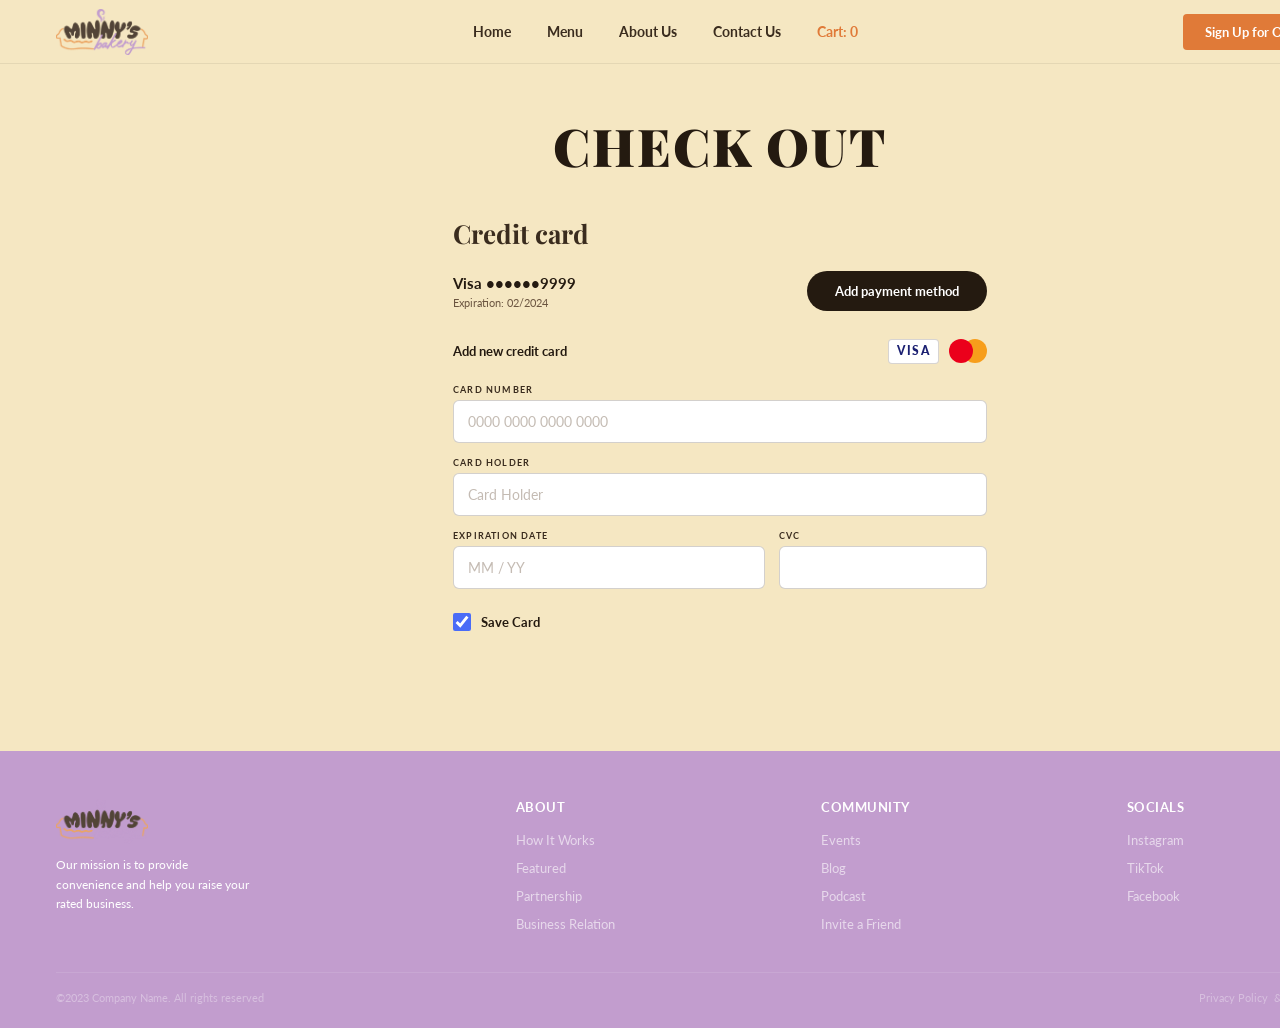
<file: checkout.html>
<!DOCTYPE html>
<html lang="en">
    <head>
        <meta charset="UTF-8" />
        <title>Check Out – Minny's Bakery</title>
        <link href="https://fonts.googleapis.com/css2?family=Playfair+Display:wght@400;700;900&family=Lato:wght@300;400;700&display=swap" rel="stylesheet" />
        <link rel="stylesheet" href="styles.css" />
        <link rel="stylesheet" href="checkout.css" />
        <meta name="viewport" content="width=device-width, initial-scale=1.0" />
        <link rel="stylesheet" href="mobile.css" />
    </head>
    <body>
        <div id="page">

            <!-- NAVBAR -->
            <nav class="navbar" id="top">
                <a href="index.html">
                    <img src="images/logo.png" class="nav-logo-box" alt="Minny's Bakery" alt="" />
                </a>
                <ul class="nav-links">
                    <li><a href="index.html">Home</a></li>
                    <li><a href="menu.html">Menu</a></li>
                    <li><a href="about.html">About Us</a></li>
                    <li><a href="contact.html">Contact Us</a></li>
                    <li><a href="#" class="active">Cart: 0</a></li>
                </ul>
                <a href="#" class="nav-cta">Sign Up for Our Newsletter</a>
            </nav>

            <!-- CHECKOUT BODY -->
            <div class="checkout-body">
                <h1>CHECK OUT</h1>

                <div class="cc-section">
                    <h2>Credit card</h2>

                    <!-- Saved card -->
                    <div class="saved-card-row">
                        <div class="saved-card-info">
                            <span class="saved-card-number">Visa &bull;&bull;&bull;&bull;&bull;&bull;9999</span>
                            <span class="saved-card-exp">Expiration: 02/2024</span>
                        </div>
                        <button class="btn-add-payment">Add payment method</button>
                    </div>

                    <!-- New card form header -->
                    <div class="new-card-header">
                        <span>Add new credit card</span>
                        <div class="card-brands">
                            <span class="brand-visa">VISA</span>
                            <div class="brand-mc">
                                <div class="mc-circle"></div>
                                <div class="mc-circle"></div>
                            </div>
                        </div>
                    </div>

                    <!-- Card Number -->
                    <div class="cc-field">
                        <label>Card Number</label>
                        <div class="cc-input-wrap">
                            <input type="text" id="cardNumber" placeholder="0000 0000 0000 0000" />
                            <div class="field-check" id="cardCheck" style="display:none;"></div>
                        </div>
                    </div>

                    <!-- Card Holder -->
                    <div class="cc-field">
                        <label>Card Holder</label>
                        <input type="text" placeholder="Card Holder" />
                    </div>

                    <!-- Expiration + CVC -->
                    <div class="cc-row">
                        <div class="cc-field">
                            <label>Expiration Date</label>
                            <input type="text" placeholder="MM / YY" />
                        </div>
                        <div class="cc-field">
                            <label>CVC</label>
                            <input type="text" placeholder="" />
                        </div>
                    </div>

                    <!-- Save Card -->
                    <div class="save-card-row">
                        <input type="checkbox" id="saveCard" checked />
                        <label for="saveCard">Save Card</label>
                    </div>
                </div>
            </div>

            <!-- FOOTER -->
            <footer>
                <div class="footer-grid">
                    <div>
                        <img src="images/logo.png" class="f-logo" alt="Minny's Bakery Logo" alt="" />
                        <p class="f-tagline">Our mission is to provide convenience and help you raise your rated business.</p>
                    </div>
                    <div class="f-col">
                        <h4>About</h4>
                        <ul>
                            <li><a href="#">How It Works</a></li>
                            <li><a href="#">Featured</a></li>
                            <li><a href="#">Partnership</a></li>
                            <li><a href="#">Business Relation</a></li>
                        </ul>
                    </div>
                    <div class="f-col">
                        <h4>Community</h4>
                        <ul>
                            <li><a href="#">Events</a></li>
                            <li><a href="#">Blog</a></li>
                            <li><a href="#">Podcast</a></li>
                            <li><a href="#">Invite a Friend</a></li>
                        </ul>
                    </div>
                    <div class="f-col">
                        <h4>Socials</h4>
                        <ul>
                            <li><a href="#">Instagram</a></li>
                            <li><a href="#">TikTok</a></li>
                            <li><a href="#">Facebook</a></li>
                        </ul>
                    </div>
                </div>
                <div class="footer-bottom">
                    <span>©2023 Company Name. All rights reserved</span>
                    <span>
                        <a href="#">Privacy Policy</a> &nbsp;&amp;&nbsp; <a href="#">Terms &amp; Conditions</a>
                    </span>
                </div>
            </footer>

        </div>

        <script>
            const cardNumber = document.getElementById('cardNumber');
            const cardCheck  = document.getElementById('cardCheck');

            cardNumber.addEventListener('input', () => {
                cardCheck.style.display = cardNumber.value.trim() ? 'flex' : 'none';
            });
        </script>
    </body>
</html>
</file>
<file: styles.css>
/* ============================================================
   Minny's Bakery — styles.css
   Google Font import 
   @import url('https://fonts.googleapis.com/css2?family=Playfair+Display:wght@400;700;900&family=Lato:wght@300;400;700&display=swap');
   ============================================================ */


*, *::before, *::after { box-sizing: border-box; margin: 0; padding: 0; }
html, body {
  min-height: 100%;
  background: white;
}


#page {
  min-width: 1440px;
  min-height: 100vh;
  margin: 0 auto;
  background: #f5e7c2;
  overflow: hidden;
  position: relative;
}

/* ── GLOBAL DESIGN TOKENS ── */
:root {
  --cream:        #f5e7c2;
  --cream-mid:    #edddb0;
  --orange:       #e07a38;
  --orange-dk:    #c4611f;
  --purple:       #8b69b5;
  --purple-lt:    #b89fd4;
  --brown:        #3a2c1e;
  --brown-dk:     #241a10;
  --tan-card:     #ede0b8;
  --gray-txt:     #6b5540;
  --white:        #ffffff;
  --red-ph:       #cc3333;
}

body, #page { font-family: 'Lato', sans-serif; color: var(--brown); }
a   { text-decoration: none; color: inherit; }
img { display: block; }

.ph {
  background: var(--cream);
  display: flex;
  align-items: center;
  justify-content: center;
  color: rgba(255,255,255,0.9);
  font-size: 11px;
  font-weight: 700;
  letter-spacing: 1px;
  text-transform: uppercase;
  font-family: 'Lato', sans-serif;
}

.navbar {
  width: 100%;
  background: var(--cream);
  display: flex;
  align-items: center;
  justify-content: space-between;
  padding: 0 56px;
  height: 64px;
  border-bottom: 1px solid rgba(0,0,0,0.07);
  position: sticky;
  top: 0;
  z-index: 200;
}


.nav-logo-box {
  width: 92px;
  height: 46px;
  flex-shrink: 0;
}

.nav-links {
  display: flex;
  gap: 36px;
  list-style: none;
  font-size: 14px;
  font-weight: 700;
}
.nav-links a              { color: var(--brown); }
.nav-links a.active,
.nav-links a:hover        { color: var(--orange); }

.nav-cta {
  background: var(--orange);
  color: var(--white);
  padding: 10px 22px;
  border-radius: 4px;
  font-size: 13px;
  font-weight: 700;
  white-space: nowrap;
  flex-shrink: 0;
}
.nav-cta:hover { background: var(--orange-dk); }

/* ════════════════════════════════════
   HERO
════════════════════════════════════ */
.hero {
  position: relative;
  height: 500px;
  overflow: hidden;
}

.hero::before {
  content: '';
  position: absolute;
  top: 0; left: 0;
  width: 60%;
  height: 500px;
  background: linear-gradient(to right, rgba(245,231,194,0.92) 45%, transparent 100%);
  z-index: 1;
}

.hero img {
  position: absolute;
  top: 0; left: 0;
  width: 100%;
  object-fit: cover;
  z-index: 0;
  height: 500px;
}
.hero-text {
  position: relative;
  z-index: 2;
  padding: 44px 48px;
  display: flex;
  flex-direction: column;
  justify-content: center;
  width: 500px;
  height: 500px;
}

.hero-eyebrow {
  font-size: 11px;
  color: var(--gray-txt);
  font-style: italic;
  margin-bottom: 10px;
}

.hero-title {
  font-family: 'Playfair Display', serif;
  font-size: 52px;
  font-weight: 900;
  line-height: 1.05;
  color: var(--brown);
  margin-bottom: 24px;
  text-transform: uppercase;
  width: 260px;
}


.hero-btns {
  display: flex;
  flex-direction: row;
  gap: 12px;
}

.btn-brown {
  background: var(--brown);
  color: var(--white);
  padding: 10px 18px;
  border-radius: 4px;
  font-size: 12px;
  font-weight: 700;
  line-height: 1.5;
  text-align: center;
  width: 150px;
  min-height: 52px;
  display: flex;
  align-items: center;
  justify-content: center;
}


.btn-brown:hover { 
   background: var(--brown-dk); 
}


.order-wrapper {
  display: flex;
  gap: 20px;
  padding: 0 56px;
  position: relative;
  z-index: 10;
  margin-top: -60px;
  margin-bottom: -60px;
}

.order-box-left,
.order-box-right {
  background: #C29DCE;
  border-radius: 12px;
  padding: 18px 24px;
  flex: 1;
  box-shadow: 0 4px 18px rgba(0,0,0,0.14);
}
.order-box-label {
  font-size: 13px;
  font-weight: 700;
  color: var(--brown-dk);
  margin-bottom: 14px;
  display: flex;
  align-items: center;
  gap: 8px;
}
.order-radio {
  width: 14px; height: 14px;
  border-radius: 50%;
  border: 2px solid var(--white);
  background: var(--white);
  display: inline-block;
  flex-shrink: 0;
}
.order-form {
  display: flex;
  align-items: flex-end;
  gap: 10px;
}
.o-field {
  display: flex;
  flex-direction: column;
  gap: 4px;
  flex: 1;
  min-width: 0;
}
.o-field label {
  font-size: 10px;
  font-weight: 700;
  text-transform: uppercase;
  letter-spacing: 0.5px;
  color: var(--brown-dk);
}
.o-field select {
  border: 1px solid rgba(255,255,255,0.5);
  border-radius: 6px;
  padding: 7px 8px;
  font-size: 12px;
  color: var(--gray-txt);
  background: var(--white);
  appearance: none;
  width: 100%;
  cursor: pointer;
}
.o-search {
  background: var(--cream);
  color: var(--brown);
  border: none;
  border-radius: 6px;
  padding: 9px 20px;
  font-size: 13px;
  font-weight: 700;
  cursor: pointer;
  white-space: nowrap;
  flex-shrink: 0;
}
.o-search:hover { background: var(--orange); color: var(--white); }
.order-tab:not(.active) .tab-pill { background: var(--purple); }
.order-tab.active       .tab-pill { background: var(--purple); }



.photo-strip {
  width: 100%;
  height: 480px;
  object-fit: cover;
  object-position: center center;
  position: relative;
  z-index: 5;
}

/* ════════════════════════════════════
   QUICK ADD FROM MENU
════════════════════════════════════ */
.menu-section {
  background: #3a2c1e;
  padding: 52px 56px 44px;
  text-align: center;
  color: var(--cream);
}
.menu-section h2 {
  font-family: 'Playfair Display', serif;
  font-size: 36px;
  font-weight: 700;
  margin-bottom: 8px;
}
.menu-sub {
  font-size: 13px;
  color: rgba(255,255,255,0.6);
  font-style: italic;
  margin-bottom: 28px;
}
.menu-tabs {
  display: flex;
  justify-content: center;
  border-bottom: 1px solid rgba(255,255,255,0.15);
  margin-bottom: 28px;
}
.menu-tab {
  padding: 10px 36px;
  font-size: 14px;
  font-weight: 700;
  color: rgba(255,255,255,0.5);
  cursor: pointer;
  border: none;
  background: transparent;
  border-bottom: 3px solid transparent;
  margin-bottom: -1px;
}
.menu-tab.active { color: var(--white); border-bottom-color: var(--orange); }
.menu-tab:hover  { color: rgba(255,255,255,0.85); }

.menu-cards {
  display: grid;
  grid-template-columns: repeat(4, 1fr);
  gap: 18px;
  max-width: 920px;
  margin: 0 auto 28px;
}
.m-card {
  background: var(--cream);
  border-radius: 6px;
  overflow: hidden;
  text-align: left;
  color: var(--brown);
  position: relative;
}

.m-card-img { 
   width: 100%; height: 130px; object-fit: cover; 
}

.m-card-heart {
  position: absolute;
  top: 8px; right: 8px;
  color: rgba(255,255,255,0.9);
  font-size: 15px;
  cursor: pointer;
  text-shadow: 0 1px 4px rgba(0,0,0,0.4);
}
.m-card-body  { padding: 10px 12px 36px; }
.m-card-title { font-size: 13px; font-weight: 700; line-height: 1.3; margin-bottom: 5px; }
.m-card-price { font-size: 13px; font-weight: 700; }
.m-card-add {
  position: absolute;
  bottom: 8px; right: 8px;
  width: 26px; height: 26px;
  background: var(--orange);
  color: var(--white);
  border-radius: 4px;
  border: none;
  font-size: 20px;
  font-weight: 300;
  cursor: pointer;
  display: flex;
  align-items: center;
  justify-content: center;
  line-height: 1;
}
.btn-orange {
  display: inline-block;
  background: var(--orange);
  color: var(--white);
  padding: 12px 40px;
  border-radius: 4px;
  font-size: 14px;
  font-weight: 700;
  border: none;
  cursor: pointer;
}
.btn-orange:hover { background: var(--orange-dk); }


.pastry-banner {
  width: 100%;
  height: 240px;
  object-fit: cover;
}

.meet-section {
  display: grid;
  grid-template-columns: 560px 1fr;
  background: var(--cream);
  min-height: 360px;
  margin-top: 40px;
  max-width: 1440px;
  margin-left: auto;
  margin-right: auto;
}

.meet-photo { width: 560px; height: 360px; object-fit: cover; flex-shrink: 0; border-radius: 12px; }
.meet-text  { padding: 48px 56px; position: relative; }
.meet-text h2 {
  font-family: 'Playfair Display', serif;
  font-size: 34px;
  font-weight: 700;
  color: var(--brown);
  margin-bottom: 4px;
}
.meet-tagline {
  font-size: 13px;
  color: var(--gray-txt);
  font-style: italic;
  margin-bottom: 22px;
}
.meet-text h3 {
  font-family: 'Playfair Display', serif;
  font-size: 18px;
  font-weight: 700;
  margin-bottom: 10px;
  color: var(--brown);
}
.meet-text p {
  font-size: 13px;
  color: var(--gray-txt);
  line-height: 1.75;
  margin-bottom: 14px;
}
.pie-svg {
  position: absolute;
  bottom: 18px; right: 18px;
  width: 90px; height: 90px;
  opacity: 0.12;
}


.two-photo {
  display: grid;
  grid-template-columns: 1fr 1fr;
  height: 240px;
  margin-top: 40px
}

.two-photo-img {
    width: 100%;
    height: 240px;
    object-fit: cover;
}

.testimonials {
  background: var(--brown);
  padding: 64px 56px 48px;
  text-align: center;
}
.testimonials h2 {
  font-family: 'Playfair Display', serif;
  font-size: 34px;
  font-weight: 700;
  color: var(--cream);
  margin-bottom: 6px;
}
.testimonials .sub {
  font-size: 13px;
  color: var(--cream-mid);
  font-style: italic;
  margin-bottom: 36px;
}

.t-cards {
  display: grid;
  grid-template-columns: repeat(3, 1fr);
  gap: 20px;
  max-width: 960px;
  margin: 0 auto 30px;
}
.t-card {
  background: var(--tan-card);
  border-radius: 6px;
  padding: 20px;
  text-align: left;
}
.t-name  { font-size: 13px; font-weight: 700; color: var(--brown); }
.t-loc   { font-size: 11px; color: var(--gray-txt); margin-bottom: 8px; }
.t-stars { color: var(--orange); font-size: 13px; margin-bottom: 8px; }
.t-card p {
  font-size: 12px;
  color: var(--gray-txt);
  line-height: 1.65;
  font-style: italic;
}
.t-nav {
  display: flex;
  align-items: center;
  justify-content: space-between;
  max-width: 960px;
  margin: 0 auto;
}
.t-dots  { display: flex; gap: 8px; }

.t-dot {
  width: 10px; height: 10px;
  border-radius: 50%;
  background: var(--brown);
  border: 2px solid var(--orange);
  cursor: pointer;
}
.t-dot.active { background: var(--orange); }
.t-arrow {
  width: 32px; height: 32px;
  border-radius: 50%;
  border: 2px solid var(--cream);
  background: transparent;
  font-size: 15px;
  cursor: pointer;
  color: var(--cream);
  display: flex;
  align-items: center;
  justify-content: center;
}

.t-arrows { display: flex; flex-direction: row; gap: 10px; }

.t-arrow:hover { background: var(--cream); color: var(--brown); }

/* ════════════════════════════════════
   BACK TO TOP
════════════════════════════════════ */
.back-top {
  background: var(--brown);
  text-align: center;
  padding: 24px 0 40px;
}
.back-top a {
  display: inline-block;
  background: var(--orange);
  color: var(--white);
  padding: 12px 38px;
  border-radius: 4px;
  font-size: 14px;
  font-weight: 700;
}
.back-top a:hover { background: var(--orange-dk); }

/* ════════════════════════════════════
   FOOTER
════════════════════════════════════ */
footer {
  background: #C29DCE;
  color: #C29DCE;
  padding: 48px 56px 24px;
}
.footer-grid {
  display: grid;
  grid-template-columns: 1.6fr 1fr 1fr 1fr;
  gap: 48px;
  margin-bottom: 40px;
}

.f-logo {
  width: 92px;
  height: 46px;
  object-fit: contain;
  margin-bottom: 10px;
}
.f-tagline { 
   font-size: 12px; 
   line-height: 1.65; 
   margin-bottom: 16px; 
   color: white;
   max-width: 200px;
}
.f-socials { display: flex; gap: 10px; }
.f-soc {
  width: 28px; height: 28px;
  border-radius: 50%;
  background: rgba(255,255,255,1);
  display: flex;
  align-items: center;
  justify-content: center;
  font-size: 11px;
  font-weight: 700;
  cursor: pointer;
  color: #241a10;
}
.f-soc:hover { background: var(--orange); }
.f-col h4 {
  font-size: 13px;
  font-weight: 700;
  color: var(--white);
  text-transform: uppercase;
  letter-spacing: 0.5px;
  margin-bottom: 14px;
}
.f-col ul {
  list-style: none;
  display: flex;
  flex-direction: column;
  gap: 9px;
}
.f-col ul li a { font-size: 13px; color: rgba(255,255,255,0.6); }
.f-col ul li a:hover { color: var(--orange); }
.footer-bottom {
  border-top: 1px solid rgba(255,255,255,0.1);
  padding-top: 18px;
  display: flex;
  justify-content: space-between;
  font-size: 11px;
  color: rgba(255,255,255,0.35);
}
.footer-bottom a       { color: rgba(255,255,255,0.35); }
.footer-bottom a:hover { color: rgba(255,255,255,0.7); }



body::-webkit-scrollbar {
  width: 11px;
}

body::-webkit-scrollbar-track {
  background-color: #f5e7c2; 
}

body::-webkit-scrollbar-thumb {
  background-color: #e07a38; 
  border-radius: 10px;
}
</file>
<file: checkout.css>
.checkout-body {
  background: var(--cream);
  padding: 56px 0 120px;
  min-height: 62vh;
  display: flex;
  flex-direction: column;
  align-items: center;
}


.checkout-body h1 {
  font-family: 'Playfair Display', serif;
  font-size: 52px;
  font-weight: 900;
  color: var(--brown-dk);
  letter-spacing: 2px;
  text-transform: uppercase;
  margin-bottom: 44px;
  line-height: 1;
}



.cc-section {
  max-width: 800px;
}

.cc-section h2 {
  font-family: 'Playfair Display', serif;
  font-size: 26px;
  font-weight: 700;
  color: var(--brown);
  margin-bottom: 20px;
}


.saved-card-row {
  display: flex;
  align-items: center;
  justify-content: space-between;
  margin-bottom: 28px;
}

.saved-card-info {
  display: flex;
  flex-direction: column;
  gap: 4px;
}

.saved-card-number {
  font-family: 'Lato', sans-serif;
  font-size: 15px;
  font-weight: 700;
  color: var(--brown-dk);
}

.saved-card-exp {
  font-family: 'Lato', sans-serif;
  font-size: 11px;
  color: var(--gray-txt);
}


.btn-add-payment {
  background: var(--brown-dk);
  color: var(--white);
  border: none;
  border-radius: 24px;
  padding: 12px 28px;
  font-family: 'Lato', sans-serif;
  font-size: 13px;
  font-weight: 700;
  cursor: pointer;
  white-space: nowrap;
  transition: background 0.2s;
}

.btn-add-payment:hover { background: var(--orange); }



.new-card-header {
  display: flex;
  align-items: center;
  justify-content: space-between;
  margin-bottom: 20px;
}

.new-card-header > span {
  font-family: 'Lato', sans-serif;
  font-size: 13px;
  font-weight: 700;
  color: var(--brown-dk);
}


.card-brands {
  display: flex;
  align-items: center;
  gap: 10px;
}

.brand-visa {
  font-family: 'Lato', sans-serif;
  font-size: 12px;
  font-weight: 900;
  color: #1a1f71;
  letter-spacing: 1.5px;
  border: 1px solid rgba(58, 44, 30, 0.2);
  border-radius: 4px;
  padding: 3px 8px;
  background: var(--white);
  line-height: 1.4;
}


.brand-mc {
  display: flex;
  align-items: center;
}

.mc-circle {
  width: 24px;
  height: 24px;
  border-radius: 50%;
}

.mc-circle:first-child {
  background: #eb001b;
  margin-right: -10px;
  z-index: 1;
}

.mc-circle:last-child {
  background: #f79e1b;
}


.cc-field {
  display: flex;
  flex-direction: column;
  gap: 5px;
  margin-bottom: 14px;
}

.cc-field label {
  font-family: 'Lato', sans-serif;
  font-size: 9px;
  font-weight: 700;
  text-transform: uppercase;
  letter-spacing: 1.2px;
  color: var(--brown);
}


.cc-input-wrap {
  position: relative;
}

.cc-field input {
  width: 100%;
  border: 1px solid rgba(58, 44, 30, 0.22);
  border-radius: 6px;
  padding: 12px 14px;
  font-family: 'Lato', sans-serif;
  font-size: 14px;
  color: var(--brown-dk);
  background: var(--white);
  outline: none;
  transition: border-color 0.18s;
}

.cc-field input:focus        { border-color: var(--orange); }
.cc-field input::placeholder { color: rgba(107, 85, 64, 0.4); }

/* green validation checkmark circle (card number field) */
.field-check {
  position: absolute;
  right: 12px;
  top: 50%;
  transform: translateY(-50%);
  width: 22px;
  height: 22px;
  border-radius: 50%;
  background: #27ae60;
  display: flex;
  align-items: center;
  justify-content: center;
  pointer-events: none;
}

.field-check::after {
  content: '✓';
  color: var(--white);
  font-size: 12px;
  font-weight: 700;
  line-height: 1;
}


.cc-row {
  display: grid;
  grid-template-columns: 3fr 2fr;
  gap: 14px;
}


.save-card-row {
  display: flex;
  align-items: center;
  gap: 10px;
  margin-top: 10px;
}

.save-card-row input[type="checkbox"] {
  width: 18px;
  height: 18px;
  accent-color: #4a6cf7;
  cursor: pointer;
  flex-shrink: 0;
}

.save-card-row label {
  font-family: 'Lato', sans-serif;
  font-size: 13px;
  font-weight: 700;
  color: var(--brown-dk);
  cursor: pointer;
}

#page {
  display: flex;
  flex-direction: column;
}

footer {
  margin-top: auto;
}
</file>
<file: mobile.css>
/* ============================================================
   Minny's Bakery — mobile.css
   Responsive styles for screens 768px and below.
   Load AFTER styles.css and any page-specific CSS.
   ============================================================ */

@media (max-width: 768px) {

    /* ── BASE ── */
    #page {
        min-width: 320px;
        overflow-x: hidden;
    }

    /* ── NAVBAR ── */
    .navbar {
        padding: 0 20px;
        height: auto;
        flex-wrap: wrap;
        gap: 10px;
        padding-top: 12px;
        padding-bottom: 12px;
    }

    .nav-logo-box {
        width: 70px;
        height: 35px;
    }

    .nav-links {
        order: 3;
        width: 100%;
        flex-wrap: wrap;
        gap: 12px 20px;
        font-size: 13px;
        justify-content: center;
        padding-bottom: 8px;
    }

    .nav-cta {
        font-size: 11px;
        padding: 8px 12px;
    }

    /* ── INDEX HERO ── */
    .hero {
        height: auto;
        min-height: 420px;
    }

    .hero::before {
       width: 100%;
       height: 100%;
       background: linear-gradient(to bottom, rgba(245,231,194,0.85) 40%, rgba(245,231,194,0.4) 100%);
   }

    .hero img {
       height: 420px;
       object-position: 70% center;
   }

    .hero-text {
        width: 100%;
        padding: 32px 24px;
        height: auto;
        min-height: 420px;
    }

    .hero-title {
        font-size: 38px;
        width: 100%;
        margin-bottom: 16px;
    }

    .hero-btns {
        flex-direction: column;
        gap: 10px;
    }

    .btn-brown {
        width: 100%;
        max-width: 280px;
    }

    /* ── HERO IMG (shared class used on menu/contact) ── */
    .hero-img {
        height: 420px;
    }

    /* ── ORDER WRAPPER ── */
    .order-wrapper {
        flex-direction: column;
        padding: 20px;
        margin-top: 20px;
        margin-bottom: 20px;
        gap: 16px;
    }

    .order-form {
        flex-wrap: wrap;
        gap: 10px;
    }

    .o-search {
        width: 100%;
        margin-top: 6px;
    }

    /* ── PHOTO STRIP ── */
    .photo-strip {
        height: 220px;
    }

    /* ── QUICK ADD MENU SECTION ── */
    .menu-section {
        padding: 40px 20px 32px;
    }

    .menu-cards {
        grid-template-columns: repeat(2, 1fr);
        gap: 12px;
        max-width: 100%;
    }

    .menu-tab {
        padding: 10px 18px;
        font-size: 13px;
    }

    /* ── PASTRY BANNER ── */
    .pastry-banner {
        height: 160px;
    }

    /* ── MEET MINNY ── */
    .meet-section {
        grid-template-columns: 1fr;
        margin-top: 0;
    }

    .meet-photo {
        width: 100%;
        height: 280px;
        border-radius: 0;
    }

    .meet-text {
        padding: 32px 24px;
    }

    /* ── TWO PHOTO ── */
    .two-photo {
        grid-template-columns: 1fr;
        height: auto;
        margin-top: 0;
    }

    .two-photo-img {
        height: 200px;
    }

    /* ── TESTIMONIALS ── */
    .testimonials {
        padding: 40px 20px 32px;
    }

    .t-cards {
        grid-template-columns: 1fr;
        gap: 16px;
    }

    /* ── FOOTER ── */
    footer {
        padding: 36px 20px 20px;
    }

    .footer-grid {
        grid-template-columns: 1fr 1fr;
        gap: 28px;
    }

    .footer-bottom {
        flex-direction: column;
        gap: 8px;
        text-align: center;
    }

    /* ── BACK TO TOP ── */
    .back-top,
    .back-top-cream,
    .back-top-dark {
        padding: 24px 20px 32px;
    }

    /* ════════════════════════════════════
       MENU PAGE
    ════════════════════════════════════ */

    .menu-hero {
        height: 340px;
    }

    .menu-hero-text {
        width: 100%;
        padding: 28px 24px;
        height: 340px;
    }

    .menu-hero-title {
        font-size: 38px;
        margin-bottom: 16px;
    }

    .menu-hero-eyebrow {
        font-size: 10px;
    }

    .full-menu-body {
        padding: 0 0 40px;
    }

    .menu-container {
        padding: 0 20px;
    }

    .menu-top-bar {
        padding: 28px 0 20px;
    }

    .menu-top-bar h2 {
        font-size: 30px;
    }

    .menu-cart-count {
        position: static;
        display: block;
        margin-top: 6px;
    }

    .menu-full-cards {
        grid-template-columns: repeat(2, 1fr);
        gap: 12px;
    }

    .menu-category-header h3 {
        font-size: 22px;
    }

    /* ════════════════════════════════════
       ABOUT PAGE
    ════════════════════════════════════ */

    .about-hero {
        height: 340px;
    }

    .about-hero-text {
        width: 100%;
        padding: 28px 24px;
        height: 340px;
    }

    .about-hero-title {
        font-size: 36px;
    }

    .about-location,
    .about-legacy,
    .about-pie {
        padding: 44px 24px;
    }

    .about-two-col {
        grid-template-columns: 1fr;
        gap: 28px;
    }

    .about-legacy-inner {
        grid-template-columns: 1fr;
        gap: 28px;
        margin-top: 28px;
    }

    .about-pie-inner {
        grid-template-columns: 1fr;
        gap: 28px;
        margin-top: 28px;
    }

    .about-img,
    .about-legacy-img,
    .about-pie-img {
        height: 240px;
    }

    .about-section-heading {
        font-size: 26px;
    }

    /* ════════════════════════════════════
       CONTACT PAGE
    ════════════════════════════════════ */

    .contact-hero {
        height: 320px;
    }

    .contact-hero-text {
        bottom: 24px;
        left: 24px;
    }

    .contact-hero-text h1 {
        font-size: 36px;
    }

    .contact-socials {
        grid-template-columns: 1fr;
        padding: 40px 24px;
        gap: 28px;
    }

    .contact-socials-right {
        height: 220px;
    }

    .contact-socials-left h2 {
        font-size: 26px;
    }

    .contact-form-wrapper {
        padding: 44px 24px 60px;
    }

    .contact-form-block {
        max-width: 100%;
    }

    .form-name-row {
        grid-template-columns: 1fr;
    }

    /* ════════════════════════════════════
       CHECKOUT PAGE
    ════════════════════════════════════ */

    .checkout-body {
        padding: 36px 20px 60px;
    }

    .checkout-body h1 {
        font-size: 36px;
        margin-bottom: 28px;
    }

    .cc-section {
        width: 100%;
        max-width: 100%;
    }

    .cc-row {
        grid-template-columns: 1fr;
    }

    .saved-card-row {
        flex-direction: column;
        align-items: flex-start;
        gap: 14px;
    }

    .btn-add-payment {
        width: 100%;
        text-align: center;
    }

}

/* ── EXTRA SMALL (phones under 480px) ── */
@media (max-width: 480px) {

    .hero-title {
        font-size: 32px;
    }

    .menu-cards {
        grid-template-columns: 1fr;
    }

    .menu-full-cards {
        grid-template-columns: 1fr;
    }

    .footer-grid {
        grid-template-columns: 1fr;
        gap: 24px;
    }

    .t-nav {
        flex-direction: column;
        gap: 16px;
        align-items: center;
    }

    .about-hero-title {
        font-size: 30px;
    }

    .menu-hero-title {
        font-size: 32px;
    }

    .contact-hero-text h1 {
        font-size: 28px;
    }

    .checkout-body h1 {
        font-size: 28px;
        letter-spacing: 1px;
    }

}
</file>
